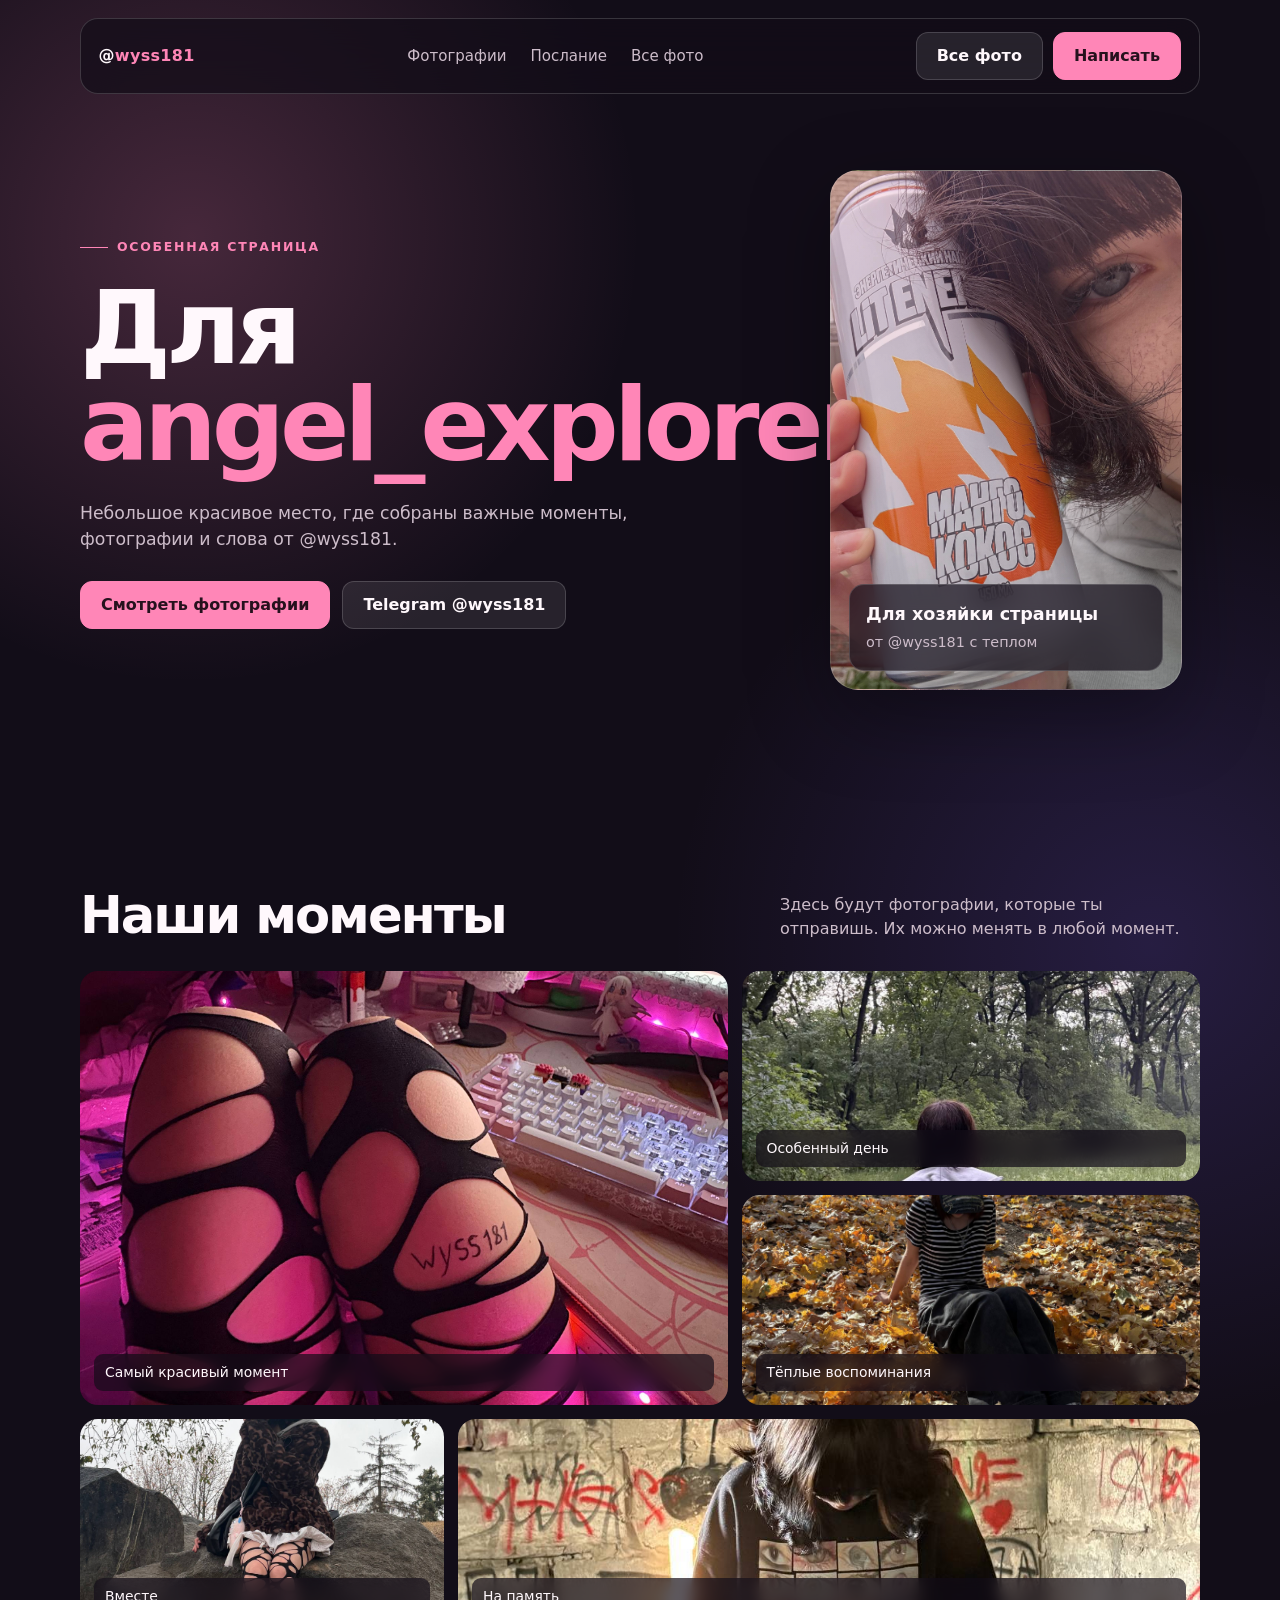
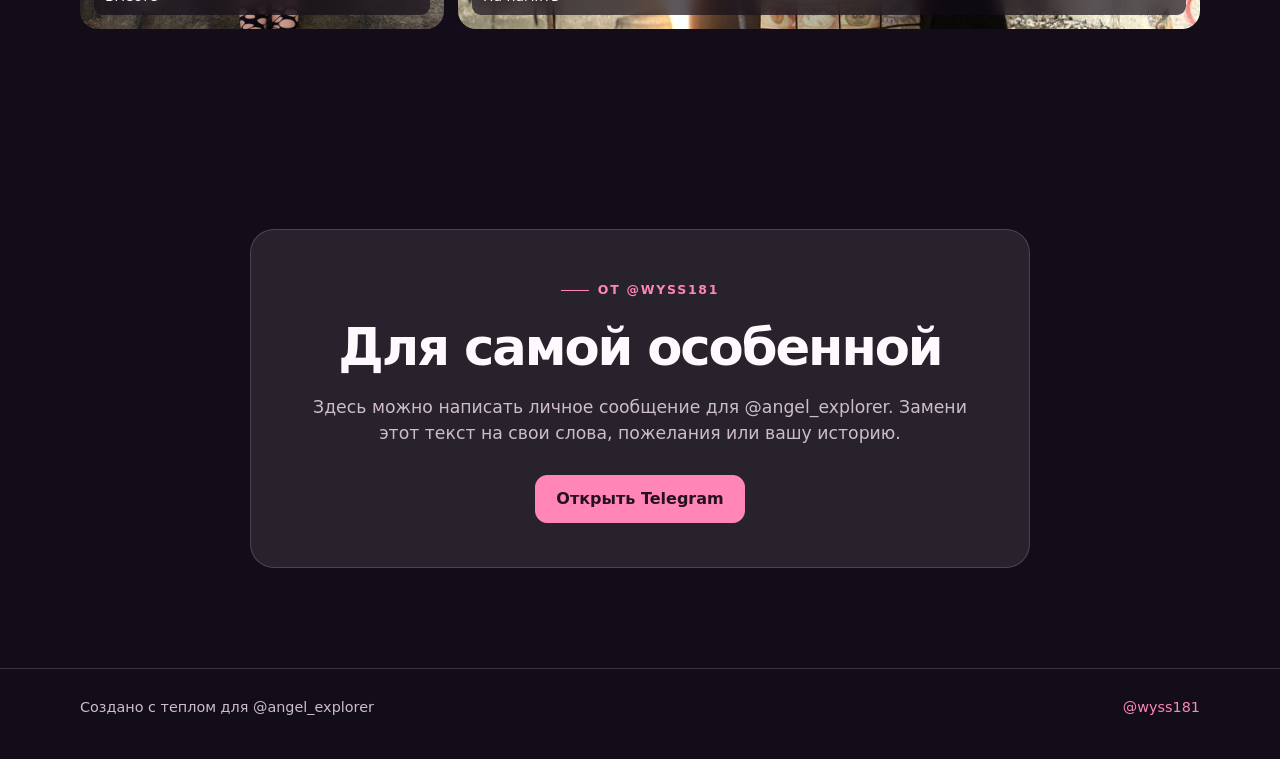
<file: index.html>
<!doctype html>
<html lang="ru">
<head>
  <link rel="stylesheet" href="style.css">
  <meta charset="UTF-8">
  <meta name="viewport" content="width=device-width, initial-scale=1.0">
  <title>Для @angel_explorer</title>
  <meta name="description" content="Особенная страница для @angel_explorer от @wyss181">

  <style>
    :root {
      --bg: #120d18;
      --surface: rgba(255, 255, 255, 0.09);
      --surface-strong: rgba(255, 255, 255, 0.14);
      --text: #fff8fc;
      --muted: #cdbdca;
      --accent: #ff86b7;
      --accent-dark: #d84f88;
      --line: rgba(255, 255, 255, 0.16);
    }

    * {
      box-sizing: border-box;
      margin: 0;
      padding: 0;
    }

    html {
      scroll-behavior: smooth;
    }

    body {
      min-width: 320px;
      background:
        radial-gradient(circle at 15% 10%, rgba(255, 134, 183, 0.22), transparent 28rem),
        radial-gradient(circle at 90% 40%, rgba(132, 103, 255, 0.18), transparent 30rem),
        var(--bg);
      color: var(--text);
      font-family: Inter, ui-sans-serif, system-ui, -apple-system, BlinkMacSystemFont, "Segoe UI", sans-serif;
      line-height: 1.5;
    }

    a {
      color: inherit;
      text-decoration: none;
    }

    .container {
      width: min(1120px, calc(100% - 40px));
      margin: 0 auto;
    }

    header {
      position: fixed;
      z-index: 10;
      top: 18px;
      left: 50%;
      width: min(1120px, calc(100% - 40px));
      transform: translateX(-50%);
      padding: 13px 18px;
      border: 1px solid var(--line);
      border-radius: 18px;
      background: rgba(18, 13, 24, 0.72);
      backdrop-filter: blur(18px);
    }

    .nav {
      display: flex;
      align-items: center;
      justify-content: space-between;
      gap: 20px;
    }

    .logo {
      font-weight: 800;
      letter-spacing: 0.02em;
    }

    .logo span {
      color: var(--accent);
    }

    .nav-links {
      display: flex;
      gap: 24px;
      color: var(--muted);
      font-size: 0.94rem;
    }

    .nav-links a {
      transition: color 0.2s ease;
    }

    .nav-links a:hover {
      color: var(--text);
    }

    .hero {
      display: grid;
      min-height: 760px;
      padding: 170px 0 100px;
      align-items: center;
      grid-template-columns: 1.05fr 0.95fr;
      gap: 70px;
    }

    .eyebrow {
      display: inline-flex;
      align-items: center;
      gap: 9px;
      margin-bottom: 22px;
      color: var(--accent);
      font-size: 0.78rem;
      font-weight: 800;
      letter-spacing: 0.14em;
      text-transform: uppercase;
    }

    .eyebrow::before {
      width: 28px;
      height: 1px;
      background: var(--accent);
      content: "";
    }

    h1 {
      max-width: 680px;
      font-size: clamp(3.1rem, 8vw, 6.8rem);
      line-height: 0.95;
      letter-spacing: -0.05em;
    }

    h1 em {
      color: var(--accent);
      font-style: normal;
    }

    .hero-text {
      max-width: 550px;
      margin: 28px 0;
      color: var(--muted);
      font-size: 1.08rem;
    }

    .actions {
      display: flex;
      flex-wrap: wrap;
      gap: 12px;
    }

    .button {
      display: inline-flex;
      min-height: 48px;
      align-items: center;
      justify-content: center;
      padding: 0 20px;
      border: 1px solid var(--line);
      border-radius: 12px;
      font-weight: 750;
      transition: transform 0.2s ease, background 0.2s ease;
    }

    .button:hover {
      transform: translateY(-3px);
    }

    .button-primary {
      border-color: var(--accent);
      background: var(--accent);
      color: #26111d;
    }

    .button-primary:hover {
      background: #ffa8c9;
    }

    .button-secondary {
      background: var(--surface);
    }

    .hero-photo {
      position: relative;
      min-height: 520px;
      overflow: hidden;
      border: 1px solid var(--line);
      border-radius: 28px;
      background:
linear-gradient(145deg, rgba(255, 134, 183, 0.22), rgba(0, 0, 0, 0.25)),
        url("images/main.jpg") center / cover;
      box-shadow: 0 25px 80px rgba(0, 0, 0, 0.35);
    }

    .photo-label {
      position: absolute;
      right: 18px;
      bottom: 18px;
      left: 18px;
      padding: 16px;
      border: 1px solid var(--line);
      border-radius: 15px;
      background: rgba(18, 13, 24, 0.68);
      backdrop-filter: blur(12px);
    }

    .photo-label strong {
      display: block;
      margin-bottom: 3px;
      font-size: 1.1rem;
    }

    .photo-label span {
      color: var(--muted);
      font-size: 0.9rem;
    }

    section {
      padding: 100px 0;
    }

    .section-heading {
      display: flex;
      align-items: end;
      justify-content: space-between;
      gap: 30px;
      margin-bottom: 30px;
    }

    h2 {
      font-size: clamp(2rem, 4vw, 3.5rem);
      line-height: 1;
      letter-spacing: -0.04em;
    }

    .section-heading p {
      max-width: 420px;
      color: var(--muted);
    }

    .gallery {
      display: grid;
      grid-template-columns: repeat(12, 1fr);
      grid-auto-rows: 210px;
      gap: 14px;
    }

    .gallery figure {
      position: relative;
      overflow: hidden;
      border-radius: 18px;
      background: var(--surface);
    }

    .gallery figure:nth-child(1) {
      grid-column: span 7;
      grid-row: span 2;
    }

    .gallery figure:nth-child(2),
    .gallery figure:nth-child(3) {
      grid-column: span 5;
    }

    .gallery figure:nth-child(4) {
      grid-column: span 4;
    }

    .gallery figure:nth-child(5) {
      grid-column: span 8;
    }

    .gallery img {
      width: 100%;
      height: 100%;
      object-fit: cover;
      transition: transform 0.5s ease;
    }

    .gallery figure:hover img {
      transform: scale(1.05);
    }

    .gallery figcaption {
      position: absolute;
      right: 14px;
      bottom: 14px;
      left: 14px;
      padding: 8px 11px;
      border-radius: 9px;
      background: rgba(18, 13, 24, 0.68);
      color: var(--text);
      font-size: 0.87rem;
      backdrop-filter: blur(8px);
    }

    .message {
      max-width: 780px;
      margin: 0 auto;
      padding: 44px;
      border: 1px solid var(--line);
      border-radius: 24px;
      background: var(--surface);
      text-align: center;
    }

    .message p {
      margin: 22px auto 28px;
      color: var(--muted);
      font-size: 1.08rem;
    }

    footer {
      padding: 28px 0 40px;
      border-top: 1px solid var(--line);
      color: var(--muted);
      font-size: 0.9rem;
    }

    .footer-content {
      display: flex;
      align-items: center;
      justify-content: space-between;
      gap: 20px;
    }

    .footer-content a {
      color: var(--accent);
    }

    @media (max-width: 760px) {
      header {
        top: 10px;
      }

      .nav-links {
        display: none;
      }

      .hero {
        min-height: auto;
        padding-top: 145px;
        grid-template-columns: 1fr;
        gap: 38px;
      }

      .hero-photo {
        min-height: 430px;
      }

      section {
        padding: 70px 0;
      }

      .section-heading,
      .footer-content {
        align-items: start;
        flex-direction: column;
      }

      .gallery {
        grid-auto-rows: 180px;
      }

      .gallery figure:nth-child(n) {
        grid-column: span 6;
        grid-row: span 1;
      }

      .gallery figure:first-child {
        grid-column: span 12;
        grid-row: span 2;
      }

      .message {
        padding: 28px 20px;
      }
    }

    @media (max-width: 480px) {
      .container {
        width: min(100% - 28px, 1120px);
      }

      h1 {
        font-size: 3.4rem;
      }

      .hero-photo {
        min-height: 360px;
      }

      .gallery {
        grid-auto-rows: 145px;
        gap: 9px;
      }
    }
  </style>
</head>

<body>
  <header>
    <nav class="nav">
      <a class="logo" href="#top">@<span>wyss181</span></a>

<div class="nav-links">
  <a href="#gallery">Фотографии</a>
  <a href="#message">Послание</a>
  <a href="gallery.html">Все фото</a>
</div>


<div class="nav-actions">
  <a class="button button-secondary" href="gallery.html">
    Все фото
  </a>

  <a
    class="button button-primary"
    href="https://t.me/angel_explorer"
    target="_blank"
    rel="noopener noreferrer"
  >
    Написать
  </a>
</div>

      </a>
    </nav>
  </header>

  <main id="top">
    <section class="hero container">
      <div>
        <div class="eyebrow">Особенная страница</div>

        <h1>Для <em>angel_explorer</em></h1>

        <p class="hero-text">
          Небольшое красивое место, где собраны важные моменты,
          фотографии и слова от @wyss181.
        </p>

        <div class="actions">
          <a class="button button-primary" href="#gallery">Смотреть фотографии</a>
          <a class="button button-secondary" href="https://t.me/wyss181" target="_blank" rel="noreferrer">
            Telegram @wyss181
          </a>
        </div>
      </div>

      <div class="hero-photo">
        <div class="photo-label">
          <strong>Для хозяйки страницы</strong>
          <span>от @wyss181 с теплом</span>
        </div>
      </div>
    </section>

    <section id="gallery">
      <div class="container">
        <div class="section-heading">
          <h2>Наши моменты</h2>
          <p>Здесь будут фотографии, которые ты отправишь. Их можно менять в любой момент.</p>
        </div>

        <div class="gallery">
          <figure>
            <img src="images/photo-1.jpg" alt="Главная фотография" loading="lazy">
            <figcaption>Самый красивый момент</figcaption>
          </figure>

          <figure>
            <img src="images/photo-2.jpg" alt="Фотография 2" loading="lazy">
            <figcaption>Особенный день</figcaption>
          </figure>

          <figure>
            <img src="images/photo-3.jpg" alt="Фотография 3" loading="lazy">
            <figcaption>Тёплые воспоминания</figcaption>
          </figure>

          <figure>
            <img src="images/photo-4.jpg" alt="Фотография 4" loading="lazy">
            <figcaption>Вместе</figcaption>
          </figure>

          <figure>
            <img src="images/photo-5.jpg" alt="Фотография 5" loading="lazy">
            <figcaption>На память</figcaption>
          </figure>
        </div>
      </div>
    </section>

    <section id="message">
      <div class="container">
        <div class="message">
          <div class="eyebrow">От @wyss181</div>
          <h2>Для самой особенной</h2>

          <p>
            Здесь можно написать личное сообщение для @angel_explorer.
            Замени этот текст на свои слова, пожелания или вашу историю.
          </p>

          <a class="button button-primary" href="https://t.me/angel_explorer" target="_blank" rel="noreferrer">
            Открыть Telegram
          </a>
        </div>
      </div>
    </section>
  </main>

  <footer>
    <div class="container footer-content">
      <span>Создано с теплом для @angel_explorer</span>
      <a href="https://t.me/wyss181" target="_blank" rel="noreferrer">@wyss181</a>
    </div>
  </footer>
</body>
</html>
</file>
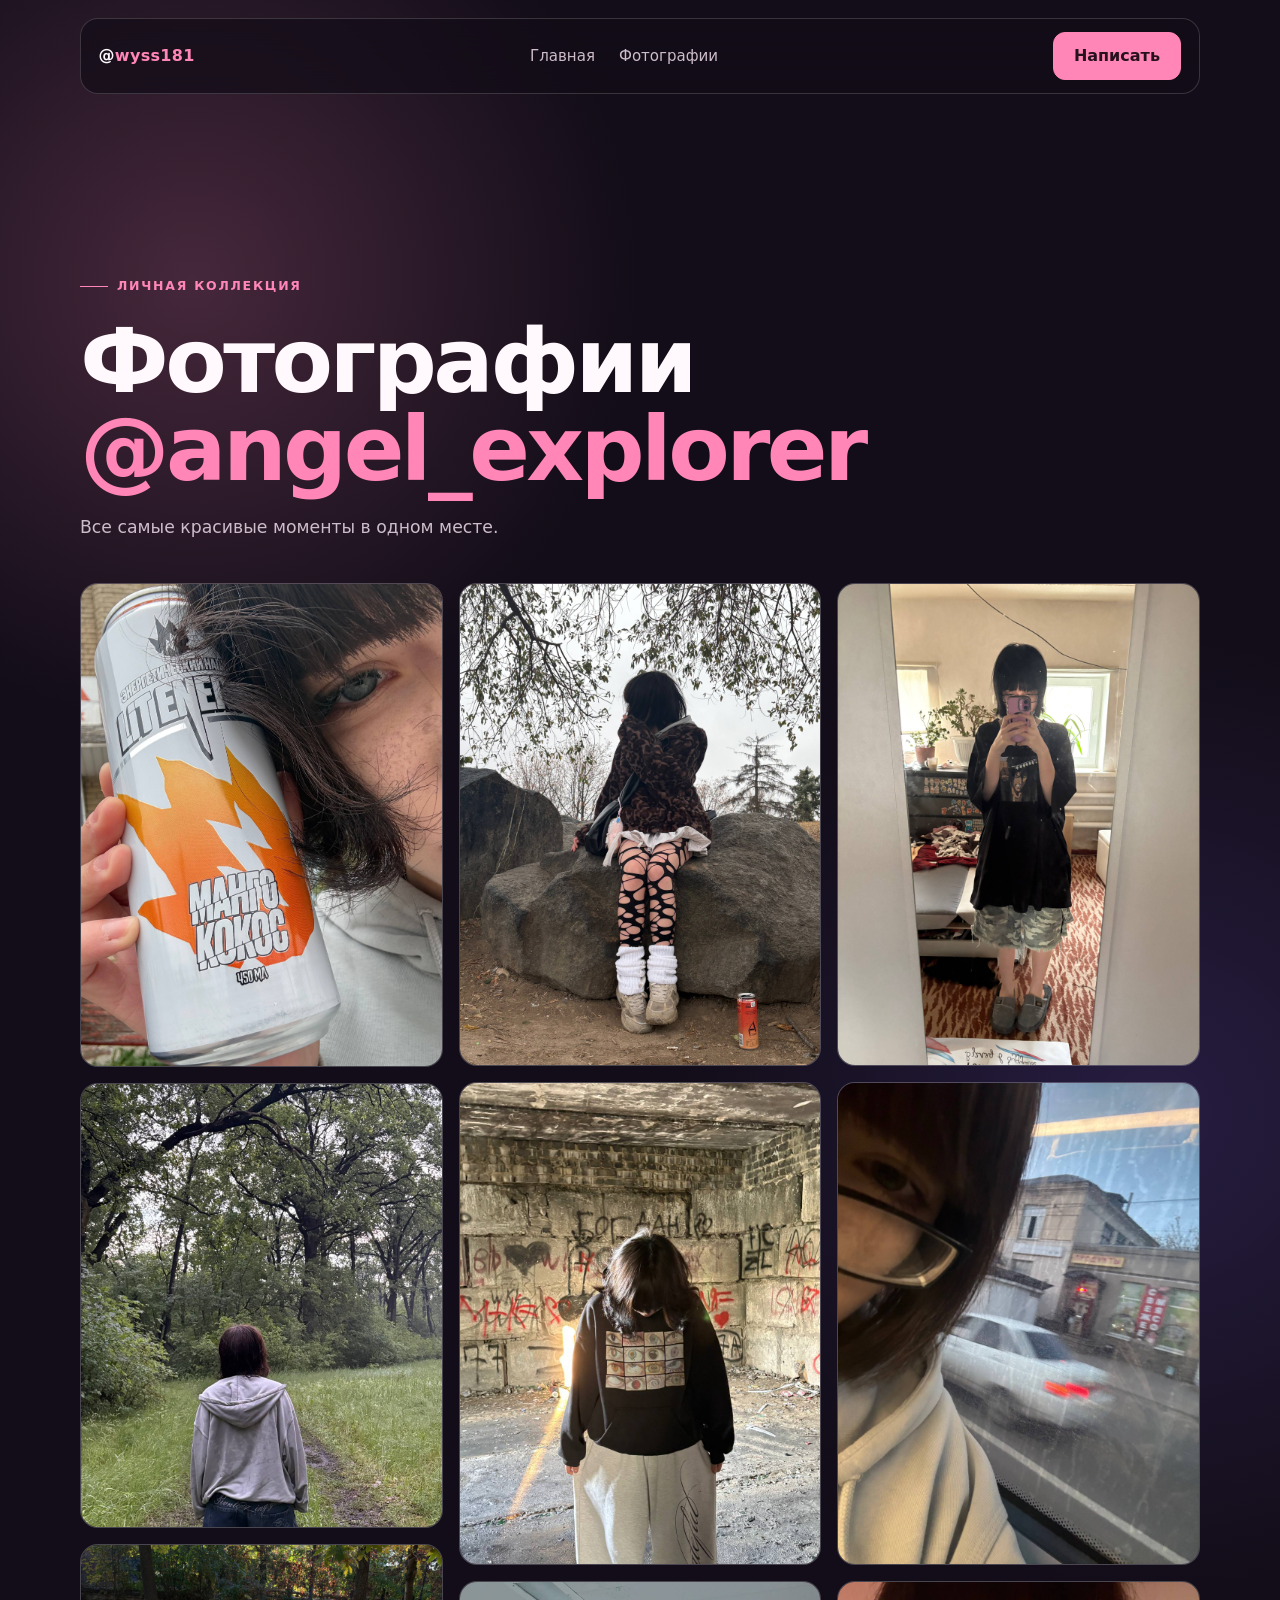
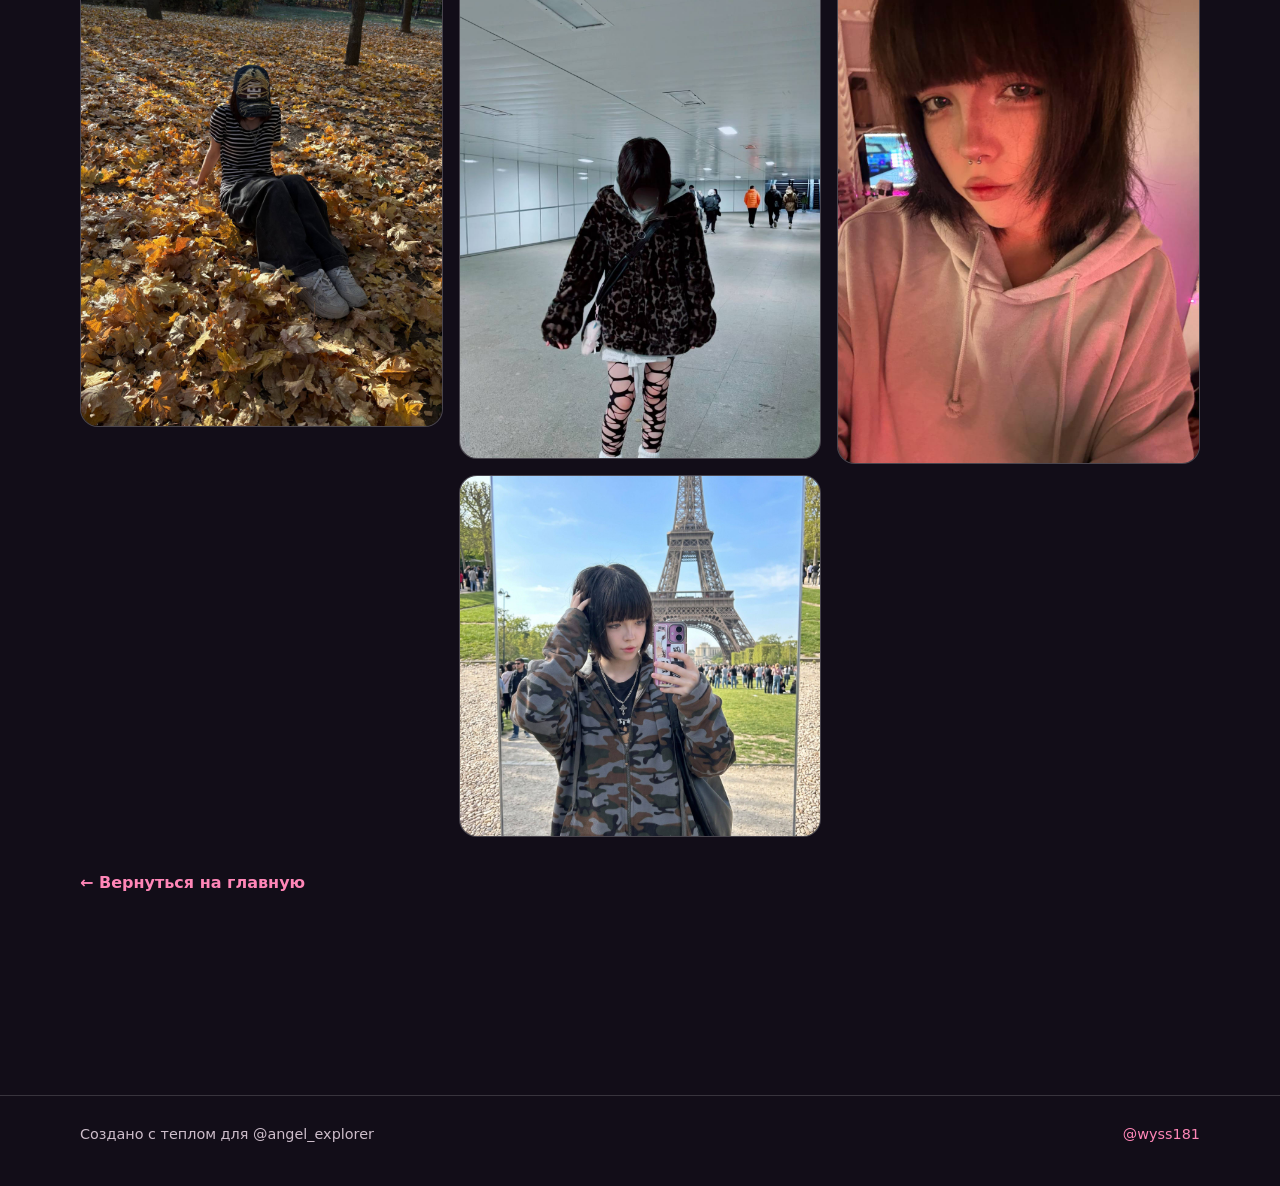
<file: gallery.html>
<!doctype html>
<html lang="ru">
<head>
  <meta charset="UTF-8">
  <meta name="viewport" content="width=device-width, initial-scale=1.0">
  <title>Фотографии для @angel_explorer</title>

  <link rel="stylesheet" href="style.css">
</head>

<body>
  <header>
    <nav class="nav">
      <a class="logo" href="index.html">@<span>wyss181</span></a>

      <div class="nav-links">
        <a href="index.html">Главная</a>
        <a href="gallery.html">Фотографии</a>
      </div>

      <a
        class="button button-primary"
        href="https://t.me/angel_explorer"
        target="_blank"
        rel="noreferrer"
      >
        Написать
      </a>
    </nav>
  </header>

  <main class="gallery-page">
    <section class="container">
      <div class="page-heading">
        <div class="eyebrow">Личная коллекция</div>
        <h1>Фотографии <em>@angel_explorer</em></h1>
        <p>Все самые красивые моменты в одном месте.</p>
      </div>

      <div class="photo-wall">
        <figure>
          <img src="images/photo-01.jpg" alt="Фотография 1" loading="lazy">
        </figure>

        <figure>
          <img src="images/photo-02.jpg" alt="Фотография 2" loading="lazy">
        </figure>

        <figure>
          <img src="images/photo-03.jpg" alt="Фотография 3" loading="lazy">
        </figure>

        <figure>
          <img src="images/photo-04.jpg" alt="Фотография 4" loading="lazy">
        </figure>

        <figure>
          <img src="images/photo-05.jpg" alt="Фотография 5" loading="lazy">
        </figure>

        <figure>
          <img src="images/photo-06.jpg" alt="Фотография 6" loading="lazy">
        </figure>

        <figure>
          <img src="images/photo-07.jpg" alt="Фотография 7" loading="lazy">
        </figure>

        <figure>
          <img src="images/photo-08.jpg" alt="Фотография 8" loading="lazy">
        </figure>

        <figure>
          <img src="images/photo-09.jpg" alt="Фотография 9" loading="lazy">
        </figure>

        <figure>
          <img src="images/photo-10.jpg" alt="Фотография 10" loading="lazy">
        </figure>
      </div>

      <a class="back-link" href="index.html">← Вернуться на главную</a>
    </section>
  </main>

  <footer>
    <div class="container footer-content">
      <span>Создано с теплом для @angel_explorer</span>
      <a href="https://t.me/wyss181" target="_blank" rel="noreferrer">@wyss181</a>
    </div>
  </footer>
</body>
</html>
</file>
<file: style.css>
:root {
      --bg: #120d18;
      --surface: rgba(255, 255, 255, 0.09);
      --surface-strong: rgba(255, 255, 255, 0.14);
      --text: #fff8fc;
      --muted: #cdbdca;
      --accent: #ff86b7;
      --accent-dark: #d84f88;
      --line: rgba(255, 255, 255, 0.16);
    }

    * {
      box-sizing: border-box;
      margin: 0;
      padding: 0;
    }

    html {
      scroll-behavior: smooth;
    }

    body {
      min-width: 320px;
      background:
        radial-gradient(circle at 15% 10%, rgba(255, 134, 183, 0.22), transparent 28rem),
        radial-gradient(circle at 90% 40%, rgba(132, 103, 255, 0.18), transparent 30rem),
        var(--bg);
      color: var(--text);
      font-family: Inter, ui-sans-serif, system-ui, -apple-system, BlinkMacSystemFont, "Segoe UI", sans-serif;
      line-height: 1.5;
    }

    a {
      color: inherit;
      text-decoration: none;
    }

    .container {
      width: min(1120px, calc(100% - 40px));
      margin: 0 auto;
    }

    header {
      position: fixed;
      z-index: 10;
      top: 18px;
      left: 50%;
      width: min(1120px, calc(100% - 40px));
      transform: translateX(-50%);
      padding: 13px 18px;
      border: 1px solid var(--line);
      border-radius: 18px;
      background: rgba(18, 13, 24, 0.72);
      backdrop-filter: blur(18px);
    }

    .nav {
      display: flex;
      align-items: center;
      justify-content: space-between;
      gap: 20px;
    }

    .logo {
      font-weight: 800;
      letter-spacing: 0.02em;
    }

    .logo span {
      color: var(--accent);
    }

    .nav-links {
      display: flex;
      gap: 24px;
      color: var(--muted);
      font-size: 0.94rem;
    }

    .nav-links a {
      transition: color 0.2s ease;
    }

    .nav-links a:hover {
      color: var(--text);
    }

    .hero {
      display: grid;
      min-height: 760px;
      padding: 170px 0 100px;
      align-items: center;
      grid-template-columns: 1.05fr 0.95fr;
      gap: 70px;
    }

    .eyebrow {
      display: inline-flex;
      align-items: center;
      gap: 9px;
      margin-bottom: 22px;
      color: var(--accent);
      font-size: 0.78rem;
      font-weight: 800;
      letter-spacing: 0.14em;
      text-transform: uppercase;
    }

    .eyebrow::before {
      width: 28px;
      height: 1px;
      background: var(--accent);
      content: "";
    }

    h1 {
      max-width: 680px;
      font-size: clamp(3.1rem, 8vw, 6.8rem);
      line-height: 0.95;
      letter-spacing: -0.05em;
    }

    h1 em {
      color: var(--accent);
      font-style: normal;
    }

    .hero-text {
      max-width: 550px;
      margin: 28px 0;
      color: var(--muted);
      font-size: 1.08rem;
    }

    .actions {
      display: flex;
      flex-wrap: wrap;
      gap: 12px;
    }

    .button {
      display: inline-flex;
      min-height: 48px;
      align-items: center;
      justify-content: center;
      padding: 0 20px;
      border: 1px solid var(--line);
      border-radius: 12px;
      font-weight: 750;
      transition: transform 0.2s ease, background 0.2s ease;
    }

    .button:hover {
      transform: translateY(-3px);
    }

    .button-primary {
      border-color: var(--accent);
      background: var(--accent);
      color: #26111d;
    }

    .button-primary:hover {
      background: #ffa8c9;
    }

    .button-secondary {
      background: var(--surface);
    }

    .hero-photo {
      position: relative;
      min-height: 520px;
      overflow: hidden;
      border: 1px solid var(--line);
      border-radius: 28px;
      background:
linear-gradient(145deg, rgba(255, 134, 183, 0.22), rgba(0, 0, 0, 0.25)),
        url("images/main.jpg") center / cover;
      box-shadow: 0 25px 80px rgba(0, 0, 0, 0.35);
    }

    .photo-label {
      position: absolute;
      right: 18px;
      bottom: 18px;
      left: 18px;
      padding: 16px;
      border: 1px solid var(--line);
      border-radius: 15px;
      background: rgba(18, 13, 24, 0.68);
      backdrop-filter: blur(12px);
    }

    .photo-label strong {
      display: block;
      margin-bottom: 3px;
      font-size: 1.1rem;
    }

    .photo-label span {
      color: var(--muted);
      font-size: 0.9rem;
    }

    section {
      padding: 100px 0;
    }

    .section-heading {
      display: flex;
      align-items: end;
      justify-content: space-between;
      gap: 30px;
      margin-bottom: 30px;
    }

    h2 {
      font-size: clamp(2rem, 4vw, 3.5rem);
      line-height: 1;
      letter-spacing: -0.04em;
    }

    .section-heading p {
      max-width: 420px;
      color: var(--muted);
    }

    .gallery {
      display: grid;
      grid-template-columns: repeat(12, 1fr);
      grid-auto-rows: 210px;
      gap: 14px;
    }

    .gallery figure {
      position: relative;
      overflow: hidden;
      border-radius: 18px;
      background: var(--surface);
    }

    .gallery figure:nth-child(1) {
      grid-column: span 7;
      grid-row: span 2;
    }

    .gallery figure:nth-child(2),
    .gallery figure:nth-child(3) {
      grid-column: span 5;
    }

    .gallery figure:nth-child(4) {
      grid-column: span 4;
    }

    .gallery figure:nth-child(5) {
      grid-column: span 8;
    }

    .gallery img {
      width: 100%;
      height: 100%;
      object-fit: cover;
      transition: transform 0.5s ease;
    }

    .gallery figure:hover img {
      transform: scale(1.05);
    }

    .gallery figcaption {
      position: absolute;
      right: 14px;
      bottom: 14px;
      left: 14px;
      padding: 8px 11px;
      border-radius: 9px;
      background: rgba(18, 13, 24, 0.68);
      color: var(--text);
      font-size: 0.87rem;
      backdrop-filter: blur(8px);
    }

    .message {
      max-width: 780px;
      margin: 0 auto;
      padding: 44px;
      border: 1px solid var(--line);
      border-radius: 24px;
      background: var(--surface);
      text-align: center;
    }

    .message p {
      margin: 22px auto 28px;
      color: var(--muted);
      font-size: 1.08rem;
    }

    footer {
      padding: 28px 0 40px;
      border-top: 1px solid var(--line);
      color: var(--muted);
      font-size: 0.9rem;
    }

    .footer-content {
      display: flex;
      align-items: center;
      justify-content: space-between;
      gap: 20px;
    }

    .footer-content a {
      color: var(--accent);
    }

    @media (max-width: 760px) {
      header {
        top: 10px;
      }

      .nav-links {
        display: none;
      }

      .hero {
        min-height: auto;
        padding-top: 145px;
        grid-template-columns: 1fr;
        gap: 38px;
      }

      .hero-photo {
        min-height: 430px;
      }

      section {
        padding: 70px 0;
      }

      .section-heading,
      .footer-content {
        align-items: start;
        flex-direction: column;
      }

      .gallery {
        grid-auto-rows: 180px;
      }

      .gallery figure:nth-child(n) {
        grid-column: span 6;
        grid-row: span 1;
      }

      .gallery figure:first-child {
        grid-column: span 12;
        grid-row: span 2;
      }

      .message {
        padding: 28px 20px;
      }
    }

    @media (max-width: 480px) {
      .container {
        width: min(100% - 28px, 1120px);
      }

      h1 {
        font-size: 3.4rem;
      }

      .hero-photo {
        min-height: 360px;
      }

      .gallery {
        grid-auto-rows: 145px;
        gap: 9px;
      }
    }
.gallery-page {
  min-height: 100vh;
  padding: 170px 0 100px;
}

.page-heading {
  max-width: 760px;
  margin-bottom: 42px;
}

.page-heading h1 {
  max-width: 760px;
  font-size: clamp(2.8rem, 7vw, 6rem);
  line-height: 0.98;
  letter-spacing: -0.04em;
}

.page-heading h1 em {
  color: var(--accent);
  font-style: normal;
}

.page-heading p {
  margin-top: 22px;
  color: var(--muted);
  font-size: 1.08rem;
}

.photo-wall {
  columns: 3 260px;
  column-gap: 16px;
}

.photo-wall figure {
  overflow: hidden;
  margin: 0 0 16px;
  break-inside: avoid;
  border: 1px solid var(--line);
  border-radius: 18px;
  background: var(--surface);
}

.photo-wall img {
  display: block;
  width: 100%;
  height: auto;
  transition: transform 0.5s ease;
}

.photo-wall figure:hover img {
  transform: scale(1.04);
}

.back-link {
  display: inline-flex;
  margin-top: 34px;
  color: var(--accent);
  font-weight: 700;
}

@media (max-width: 760px) {
  .gallery-page {
    padding-top: 145px;
  }

  .photo-wall {
    columns: 2 150px;
    column-gap: 10px;
  }

  .photo-wall figure {
    margin-bottom: 10px;
    border-radius: 13px;
  }
}
.nav-actions {
  display: flex;
  align-items: center;
  gap: 10px;
}

@media (max-width: 760px) {
  .nav-actions .button-secondary {
    display: none;
  }
}
</file>
